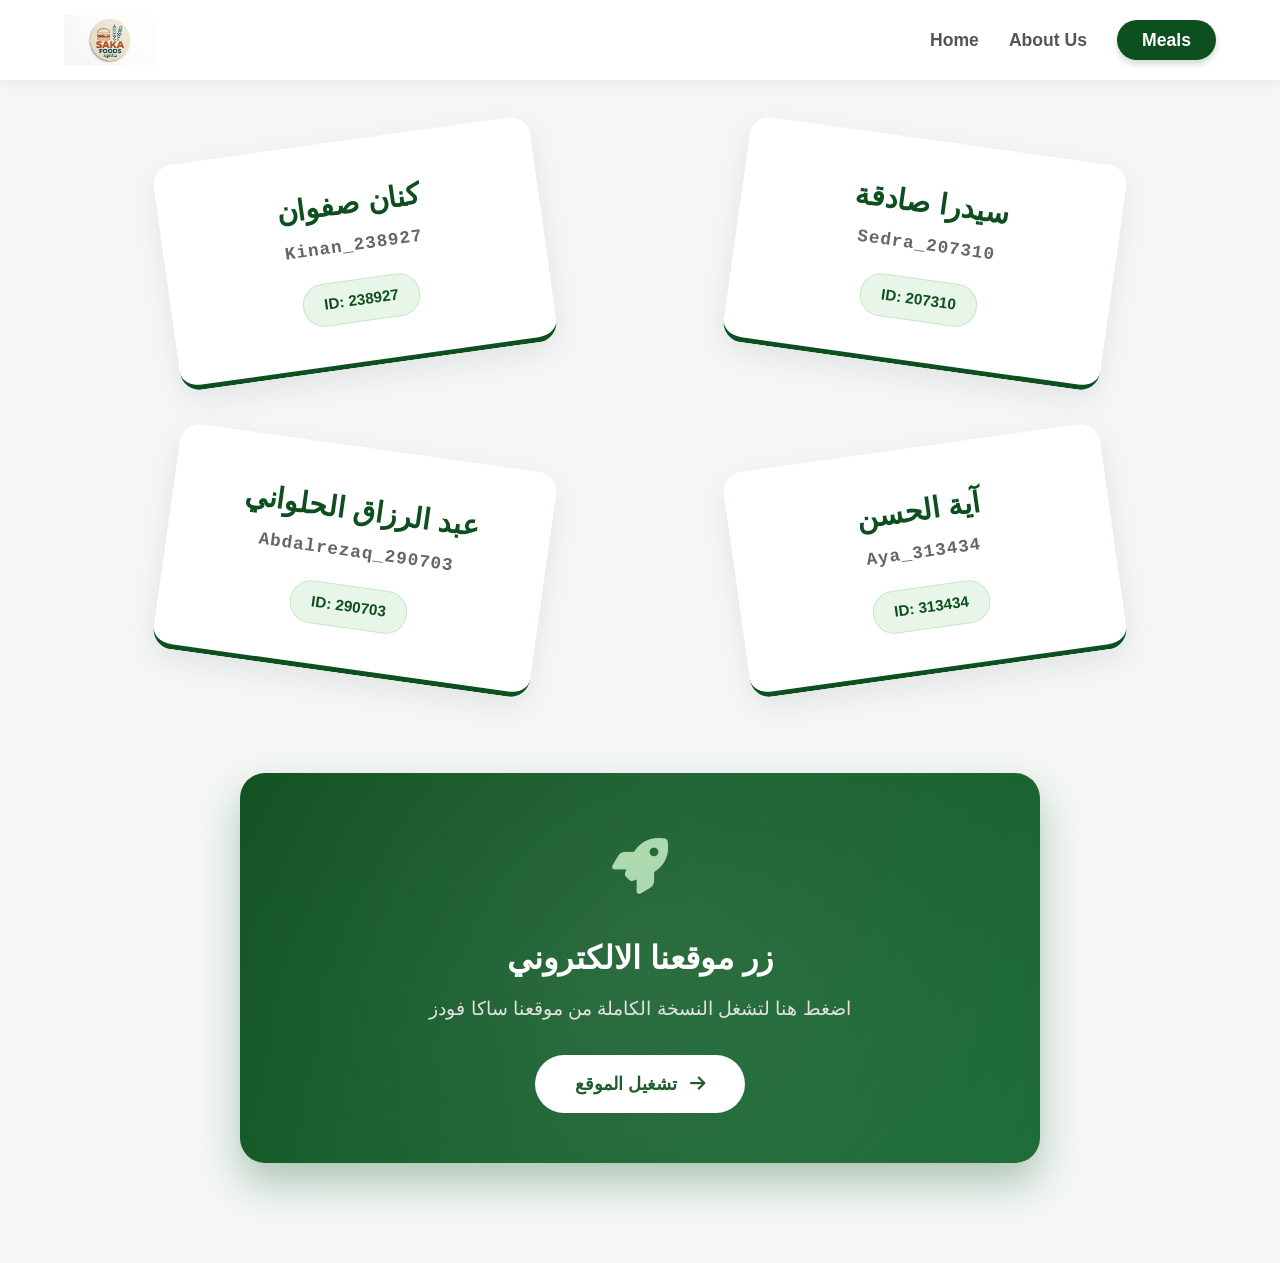
<file: index.html>
<!DOCTYPE html>
<html lang="en">
<head>
    <meta charset="UTF-8">
    <meta name="viewport" content="width=device-width, initial-scale=1.0">
    <title>SakaFOOD</title>
    <link rel="stylesheet" href="https://cdnjs.cloudflare.com/ajax/libs/font-awesome/6.4.0/css/all.min.css">
    <link rel="stylesheet" href="CSS/Style.css">
</head>
<body>
    <header class="main-header">
        <a href="index.html" class="main-header__brand">
            <img src="IMG'S/SAKAFOOD.png" alt="SakaFOOD Logo">
        </a>

        <nav class="main-nav">
            <ul class="main-nav__items">
                <li class="main-nav__item"><a href="index.html">Home</a></li>
                <li class="main-nav__item"><a href="HTML/Aboutus.HTML">About Us</a></li>
                <li class="main-nav__item main-nav__item--cta"><a href="HTML/Meals.html">Meals</a></li>
            </ul>
        </nav>
    </header>

    <div class="team-wrapper">
        <div class="cards-container">
            
            <div class="card">
                <h2 class="name-ar">كنان صفوان</h2>
                <h3 class="name-en">Kinan_238927</h3>
                <p class="id-number">ID: 238927</p>
            </div>

            <div class="card">
                <h2 class="name-ar">سيدرا صادقة</h2>
                <h3 class="name-en">Sedra_207310</h3>
                <p class="id-number">ID: 207310</p>
            </div>

            <div class="card">
                <h2 class="name-ar">عبد الرزاق الحلواني</h2>
                <h3 class="name-en">Abdalrezaq_290703</h3>
                <p class="id-number">ID: 290703</p>
            </div>

            <div class="card">
                <h2 class="name-ar">آية الحسن</h2>
                <h3 class="name-en">Aya_313434</h3>
                <p class="id-number">ID: 313434</p>
            </div>

        </div>
    </div>

    <section class="hosting-section">

        <a href="#" target="https://aboodhelwanii.github.io/IWB201.github.io/" class="hosting-card">
            <div class="hosting-icon">
                <i class="fas fa-rocket"></i> 
            </div>
            <h3 class="hosting-title">زر موقعنا الالكتروني  </h3>
            <p class="hosting-desc">اضغط هنا لتشغل النسخة الكاملة من موقعنا ساكا فودز</p>
            <span class="hosting-btn">تشغيل الموقع <i class="fas fa-arrow-right" style="margin-left: 8px;"></i></span>
        </a>
    </section>

</body>
</html>
</file>
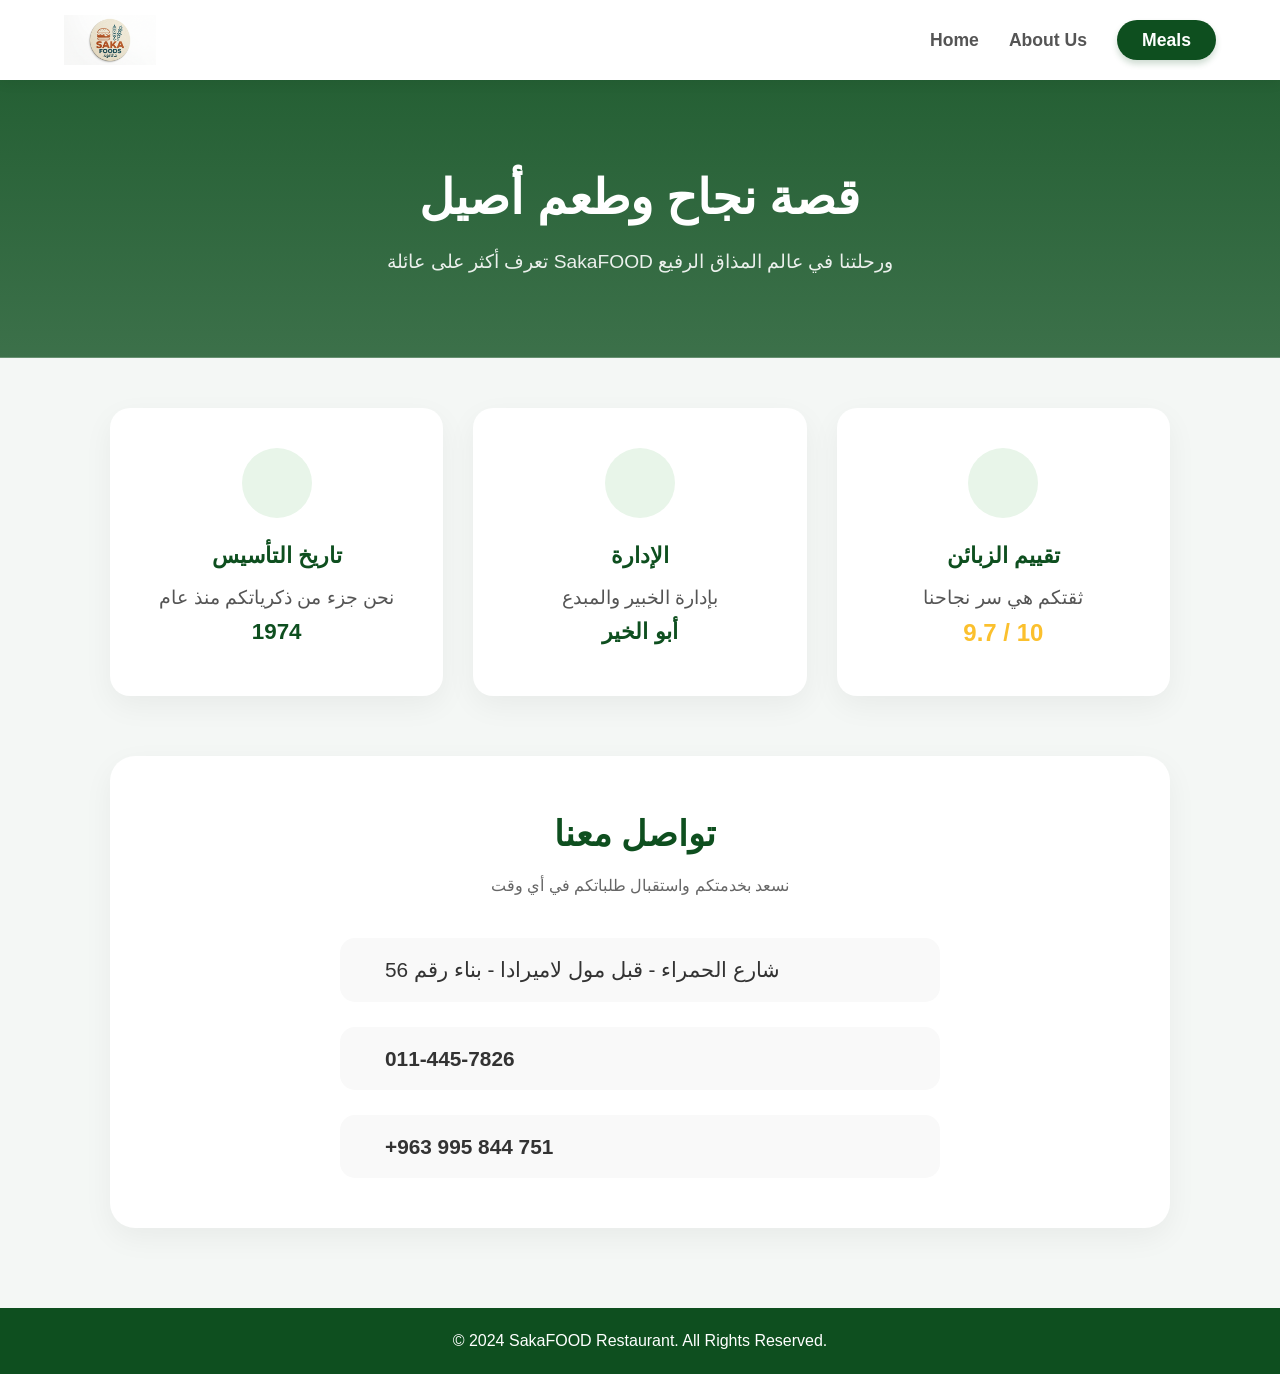
<file: HTML/Aboutus.html>
<!DOCTYPE html>
<html lang="en">
<head>
    <meta charset="UTF-8">
    <meta name="viewport" content="width=device-width, initial-scale=1.0">
    <title>SAKAFOOD - Aboutus</title>
    <link rel="stylesheet" href="../CSS/Style.css">
</head>
<body>
        <header class="main-header">
        <a href="../index.html" class="main-header__brand">
            <img src="../IMG'S/SAKAFOOD.png" alt="SakaFOOD Logo">
        </a>

        <nav class="main-nav">
            <ul class="main-nav__items">
                <li class="main-nav__item"><a href="../index.html">Home</a></li>
                <li class="main-nav__item"><a href="../HTML/Aboutus.html">About Us</a></li>
                <li class="main-nav__item main-nav__item--cta"><a href="../HTML/Meals.html">Meals</a></li>
            </ul>
        </nav>
    </header>
    <div class="page-hero">
        <h1>قصة نجاح وطعم أصيل</h1>
        <p>تعرف أكثر على عائلة SakaFOOD ورحلتنا في عالم المذاق الرفيع</p>
    </div>

    <div class="container">
        
        <div class="info-grid">
            
            <div class="info-card">
                <div class="icon-box">
                    <i class="fas fa-history"></i>
                </div>
                <h3 class="info-title">تاريخ التأسيس</h3>
                <p class="info-value">نحن جزء من ذكرياتكم منذ عام <br><strong style="color:#0e4f1f; font-size:1.4rem;">1974</strong></p>
            </div>

            <div class="info-card">
                <div class="icon-box">
                    <i class="fas fa-user-tie"></i>
                </div>
                <h3 class="info-title">الإدارة</h3>
                <p class="info-value">بإدارة الخبير والمبدع<br><strong style="color:#0e4f1f; font-size:1.4rem;">أبو الخير</strong></p>
            </div>

            <div class="info-card">
                <div class="icon-box">
                    <i class="fas fa-star"></i>
                </div>
                <h3 class="info-title">تقييم الزبائن</h3>
                <p class="info-value">ثقتكم هي سر نجاحنا<br><span class="rating-score">9.7 / 10</span></p>
            </div>

        </div>

        <section class="contact-section">
            <div class="section-header">
                <h2><i class="fas fa-headset" style="margin-left: 10px;"></i>تواصل معنا</h2>
                <p style="color: #666;">نسعد بخدمتكم واستقبال طلباتكم في أي وقت</p>
            </div>

            <div class="contact-details">
                
                <div class="contact-item">
                    <i class="fas fa-map-marker-alt"></i>
                    <span>شارع الحمراء - قبل مول لاميرادا - بناء رقم 56</span>
                </div>

                <div class="contact-item">
                    <i class="fas fa-phone-alt"></i>
                    <a href="tel:0114457826" class="phone-link">011-445-7826</a>
                </div>

                <div class="contact-item">
                    <i class="fas fa-mobile-alt"></i>
                    <a href="tel:+963995844751" class="phone-link">+963 995 844 751</a>
                </div>

            </div>
        </section>

    </div>

    <footer>
        <p>&copy; 2024 SakaFOOD Restaurant. All Rights Reserved.</p>
    </footer>

</body>
</html>
</file>
<file: CSS/Style.css>
* {
            margin: 0;
            padding: 0;
            box-sizing: border-box;
        }

        body {
            font-family: 'Segoe UI', Tahoma, Geneva, Verdana, sans-serif;
            background-color: #f4f7f5; 
            color: #333;
            line-height: 1.6;
        }

        
        .main-header {
            display: flex;
            justify-content: space-between;
            align-items: center;
            padding: 15px 5%; 
            background-color: #ffffff;
            box-shadow: 0 4px 12px rgba(0,0,0,0.05); 
            position: sticky;
            top: 0;
            z-index: 1000;
        }

        .main-header__brand img {
            height: 50px; 
            width: auto;
            display: block;
        }

        .main-nav__items {
            list-style: none;
            display: flex;
            gap: 30px; 
        }

        .main-nav__item a {
            text-decoration: none;
            color: #555;
            font-weight: 600;
            font-size: 1.1rem;
            transition: color 0.3s ease;
        }

        .main-nav__item a:hover {
            color: #0e4f1f;
        }

        
        .main-nav__item--cta a {
            background-color: #0e4f1f;
            color: white !important;
            padding: 10px 25px;
            border-radius: 50px;
            box-shadow: 0 4px 6px rgba(14, 79, 31, 0.2);
            transition: all 0.3s ease;
        }
        
        .main-nav__item--cta a:hover {
            background-color: #0a3d18;
            transform: translateY(-2px);
        }

        
        .team-wrapper {
            max-width: 1100px;
            margin: 60px auto; 
            padding: 0 20px;
        }

        .cards-container {
            display: grid;
            grid-template-columns: repeat(2, 1fr); 
            gap: 80px; 
            justify-items: center;
        }

        .card {
            background: white;
            width: 100%;
            max-width: 380px;
            padding: 40px 30px;
            border-radius: 20px;
            text-align: center;
            border-bottom: 5px solid #0e4f1f;
            box-shadow: 0 10px 30px rgba(0,0,0,0.08);
            transition: all 0.4s cubic-bezier(0.175, 0.885, 0.32, 1.275);
            position: relative;
        }


        .card:nth-child(1), .card:nth-child(4) { transform: rotate(-8deg); }
        .card:nth-child(2), .card:nth-child(3) { transform: rotate(8deg); }


        .card:hover {
            transform: rotate(0deg) scale(1.05);
            z-index: 10;
            box-shadow: 0 20px 50px rgba(14, 79, 31, 0.25);
        }

  
        .name-ar {
            font-size: 1.8rem;
            color: #0e4f1f;
            margin-bottom: 5px;
            font-weight: 800;
        }

        .name-en {
            font-size: 1.1rem;
            color: #666;
            margin-bottom: 20px;
            font-family: 'Courier New', Courier, monospace; 
            letter-spacing: 1px;
        }

        .id-number {
            display: inline-block;
            background-color: #e8f5e9;
            color: #0e4f1f;
            padding: 8px 20px;
            border-radius: 50px;
            font-weight: bold;
            font-size: 0.95rem;
            border: 1px solid #c8e6c9;
        }

        .hosting-section {
            padding: 40px 20px 100px 20px;
            display: flex;
            justify-content: center;
        }

        .hosting-card {
            background: linear-gradient(135deg, #0e4f1f 0%, #1a6b35 100%);
            width: 100%;
            max-width: 800px;
            padding: 50px;
            border-radius: 25px;
            text-align: center;
            color: white;
            text-decoration: none;
            box-shadow: 0 20px 40px rgba(14, 79, 31, 0.3);
            transition: transform 0.3s ease, box-shadow 0.3s ease;
            position: relative;
            overflow: hidden;
        }

        .hosting-card:hover {
            transform: translateY(-10px);
            box-shadow: 0 30px 60px rgba(14, 79, 31, 0.4);
        }

        .hosting-card::after {
            content: '';
            position: absolute;
            top: -50%;
            left: -50%;
            width: 200%;
            height: 200%;
            background: radial-gradient(circle, rgba(255,255,255,0.1) 0%, transparent 60%);
            pointer-events: none;
        }

        .hosting-icon {
            font-size: 3.5rem;
            margin-bottom: 20px;
            color: #a5d6a7;
        }

        .hosting-title {
            font-size: 2rem;
            margin-bottom: 10px;
        }

        .hosting-desc {
            font-size: 1.2rem;
            color: #e0e0e0;
            margin-bottom: 30px;
        }

        .hosting-btn {
            background-color: white;
            color: #0e4f1f;
            padding: 15px 40px;
            border-radius: 50px;
            font-weight: bold;
            font-size: 1.1rem;
            display: inline-block;
            transition: all 0.3s;
        }

        .hosting-card:hover .hosting-btn {
            background-color: #f1f8e9;
            box-shadow: 0 5px 15px rgba(0,0,0,0.2);
        }

        @media (max-width: 768px) {
            .main-header {
                flex-direction: column;
                gap: 20px;
                padding: 20px;
            }
            
            .cards-container {
                grid-template-columns: 1fr; 
                gap: 30px;
            }

            .card:nth-child(n) {
                transform: none; 
            }
            
            .hosting-card {
                padding: 30px 20px;
            }
        }
        /*About us page */
        .page-hero {
            background: linear-gradient(rgba(14, 79, 31, 0.9), rgba(14, 79, 31, 0.8)), url('https://images.unsplash.com/photo-1517248135467-4c7edcad34c4?ixlib=rb-1.2.1&auto=format&fit=crop&w=1000&q=80');
            background-size: cover;
            background-position: center;
            color: white;
            text-align: center;
            padding: 80px 20px;
            margin-bottom: 50px;
        }

        .page-hero h1 {
            font-size: 3rem;
            margin-bottom: 10px;
            font-weight: 800;
        }

        .page-hero p {
            font-size: 1.2rem;
            opacity: 0.9;
        }


        .container {
            max-width: 1100px;
            margin: 0 auto;
            padding: 0 20px;
        }

        
        .info-grid {
            display: grid;
            grid-template-columns: repeat(auto-fit, minmax(300px, 1fr));
            gap: 30px;
            margin-bottom: 60px;
        }

        .info-card {
            background: white;
            padding: 40px 30px;
            border-radius: 20px;
            text-align: center;
            box-shadow: 0 10px 30px rgba(0,0,0,0.05);
            transition: transform 0.3s ease, box-shadow 0.3s ease;
            border-bottom: 4px solid transparent;
        }

        .info-card:hover {
            transform: translateY(-10px);
            box-shadow: 0 20px 40px rgba(14, 79, 31, 0.15);
            border-bottom-color: #0e4f1f;
        }

        .icon-box {
            width: 70px;
            height: 70px;
            background-color: #e8f5e9;
            color: #0e4f1f;
            border-radius: 50%;
            display: flex;
            align-items: center;
            justify-content: center;
            font-size: 1.8rem;
            margin: 0 auto 20px auto;
            transition: all 0.3s;
        }

        .info-card:hover .icon-box {
            background-color: #0e4f1f;
            color: white;
        }

        .info-title {
            font-size: 1.4rem;
            color: #0e4f1f;
            margin-bottom: 10px;
            font-weight: 800;
        }

        .info-value {
            font-size: 1.2rem;
            color: #555;
            font-weight: 500;
        }

        
        .rating-score {
            color: #fbc02d; 
            font-weight: 900;
            font-size: 1.5rem;
        }

        
        .contact-section {
            background-color: white;
            border-radius: 25px;
            padding: 50px;
            box-shadow: 0 10px 30px rgba(0,0,0,0.05);
            margin-bottom: 80px;
            text-align: center;
        }

        .section-header {
            margin-bottom: 40px;
        }

        .section-header h2 {
            color: #0e4f1f;
            font-size: 2.2rem;
            margin-bottom: 10px;
        }

        .contact-details {
            display: flex;
            flex-direction: column;
            gap: 25px;
            align-items: center;
        }

        .contact-item {
            display: flex;
            align-items: center;
            gap: 15px;
            font-size: 1.3rem;
            color: #333;
            background: #f9f9f9;
            padding: 15px 30px;
            border-radius: 15px;
            width: 100%;
            max-width: 600px;
            transition: background 0.3s;
        }

        .contact-item:hover {
            background: #e8f5e9;
        }

        .contact-item i {
            color: #0e4f1f;
            font-size: 1.5rem;
        }

        .phone-link {
            text-decoration: none;
            color: #333;
            font-weight: bold;
            direction: ltr; 
            display: inline-block;
        }

        
        footer {
            text-align: center;
            padding: 20px;
            background-color: #0e4f1f;
            color: white;
            margin-top: auto;
        }


        @media (max-width: 768px) {
            .main-header { flex-direction: column; gap: 15px; }
            .page-hero h1 { font-size: 2rem; }
            .contact-section { padding: 30px 20px; }
            .contact-item { font-size: 1.1rem; flex-direction: column; text-align: center; }
        }
        

 .table-container {
            overflow-x: auto;
            box-shadow: 0 5px 15px rgba(0,0,0,0.1);
            border-radius: 10px;
            background: white;
        }

        table {
            width: 100%;
            border-collapse: collapse;
            min-width: 600px;
        }

        th, td {
            padding: 15px;
            text-align: right;
            border-bottom: 1px solid #ddd;
        }

        th {
            background-color: #1a6b35;
            color: white;
        }

        tr:hover {
            background-color: #f1f8e9;
        }


        .btn {
            padding: 8px 15px;
            border: none;
            border-radius: 5px;
            cursor: pointer;
            font-family: 'Cairo', sans-serif;
            transition: transform 0.2s;
            margin-left: 5px;
        }
        .btn:hover {
            transform: scale(1.05);
        }
        .btn-details {
            background-color: #3498db;
            color: white;
        }
        .btn-add {
            background-color: #e67e22;
            color: white;
        }


        .booking-section {
            background: white;
            max-width: 600px;
            margin: 40px auto;
            padding: 30px;
            border-radius: 15px;
            box-shadow: 0 10px 25px rgba(0,0,0,0.1);
            border-top: 5px solid #0e4f1f;
        }

        .form-group {
            margin-bottom: 15px;
        }
        .form-group label {
            display: block;
            margin-bottom: 5px;
            font-weight: bold;
        }
        .form-group input {
            width: 100%;
            padding: 10px;
            border: 2px solid #ddd;
            border-radius: 8px;
            font-family: 'Cairo', sans-serif;
            box-sizing: border-box; 
        }
        .form-group input:focus {
            border-color: #0e4f1f;
            outline: none;
        }

        .btn-submit {
            width: 100%;
            background-color: #0e4f1f;
            color: white;
            padding: 12px;
            font-size: 1.1rem;
            border: none;
            border-radius: 8px;
            cursor: pointer;
        }
        .btn-submit:hover {
            background-color: #0a3d18;
        }


        #cart-summary {
            position: fixed;
            bottom: 20px;
            left: 20px;
            background: #fff;
            padding: 15px;
            border-radius: 10px;
            box-shadow: 0 5px 15px rgba(0,0,0,0.2);
            display: none; /* مخفي افتراضياً */
            z-index: 1000;
            border-right: 5px solid #e67e22;
        }
</file>
